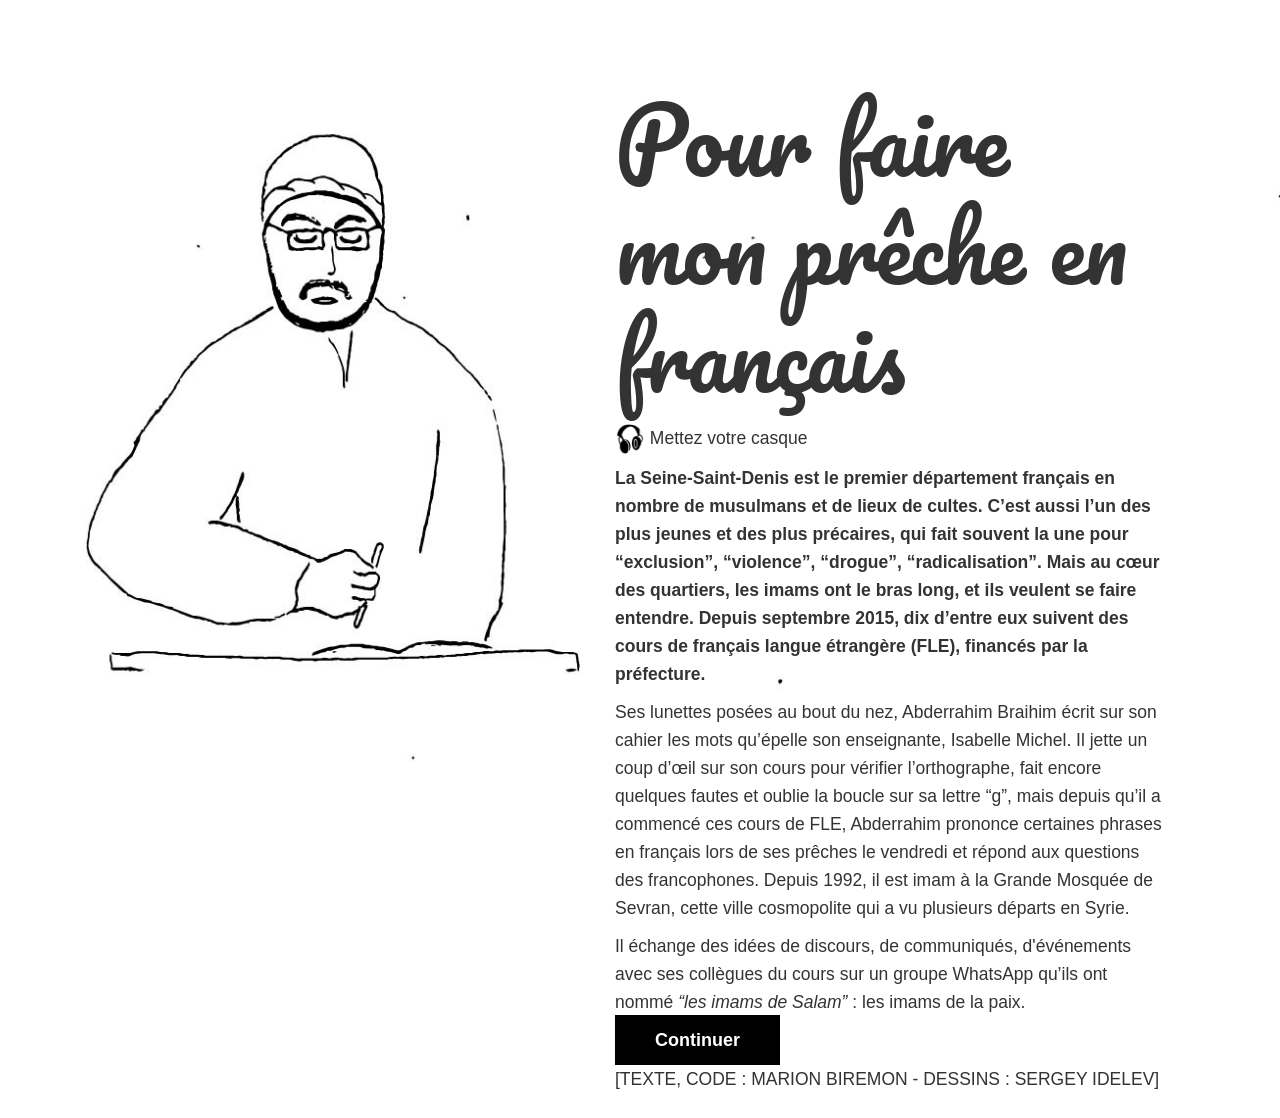
<file: index.html>
<!DOCTYPE html>
<html lang="fr">

<head>
    <meta charset="utf-8">
    <meta http-equiv="X-UA-Compatible" content="IE=edge">
    <meta name="viewport" content="width=device-width, initial-scale=1">
   
    <title>PFE Imams</title>
   
    <link href="./vendor/bootstrap/dist/css/bootstrap.min.css" rel="stylesheet">
    
    <link href='https://cdn.knightlab.com/libs/soundcite/latest/css/player.css' rel='stylesheet' type='text/css'>
   
    <link href="https://fonts.googleapis.com/css?family=Pacifico" rel="stylesheet">

    <link href="./css/styles.css" rel="stylesheet">

</head>

<body class="intro">
    <main>

<div class="middle">
    <div class="main">
        <div class="intro">

   <div class="container">

        <div class="row">

                <div class="col-sm-6 col-xs-12">

                <div class="visible-xs">

                <img src="image1.jpg"  class="img-responsive" max-width="100%">

                </div>

                </div>

                <div class="col-sm-6 col-xs-12">

    

          <div class="chapterintro"><h2>Pour faire mon prêche en français</h2></div>
     
            
          
          <div class="casque"> 
           <p> <img src="casque.png" width="30" />  Mettez votre casque </p> 
          </div>



            <p><b>La Seine-Saint-Denis est le premier département français en nombre de musulmans et de lieux de cultes. C’est aussi l’un des plus jeunes et des plus précaires, qui fait souvent la une pour “exclusion”, “violence”, “drogue”, “radicalisation”. Mais au cœur des quartiers, les imams ont le bras long, et ils veulent se faire entendre. Depuis septembre 2015, dix d’entre eux suivent des cours de français langue étrangère (FLE), financés par la préfecture.</b> </p>
            
           <p> Ses lunettes posées au bout du nez, Abderrahim Braihim écrit sur son cahier les mots qu’épelle son enseignante, Isabelle Michel. Il jette un coup d’œil sur son cours pour vérifier l’orthographe, fait encore quelques fautes et oublie la boucle sur sa lettre “g”, mais depuis qu’il a commencé ces cours de FLE, Abderrahim prononce certaines phrases en français lors de ses prêches le vendredi et répond aux questions des francophones. Depuis 1992, il est imam à la Grande Mosquée de Sevran, cette ville cosmopolite qui a vu plusieurs départs en Syrie. </p>

           <p>Il échange des idées de discours, de communiqués, d'événements avec ses collègues du cours sur un groupe WhatsApp qu’ils ont nommé <i>“les imams de Salam”</i> : les imams de la paix.</p>


    
   


            <p> <a href="./chapitre1.html" class="button">Continuer</a> </p>
            
            <p> [TEXTE, CODE : MARION BIREMON - DESSINS : SERGEY IDELEV] </p>            
            </div>
            </div>
            
        </div>
        </div>
        </div>
      
    

    </main>
    <!-- jQuery (necessary for Bootstrap's JavaScript plugins) -->
    <script src="./vendor/jquery/dist/jquery.min.js"></script>
    <!--     Include all compiled plugins (below), or include individual files as needed -->
    <script src="./vendor/bootstrap/dist/js/bootstrap.min.js"></script>

    <script type="text/javascript" src="https://cdn.knightlab.com/libs/soundcite/latest/js/soundcite.min.js"></script>
    <!-- Custom -->
    <script src="./js/main.js"></script>
</body>

</html>
</file>
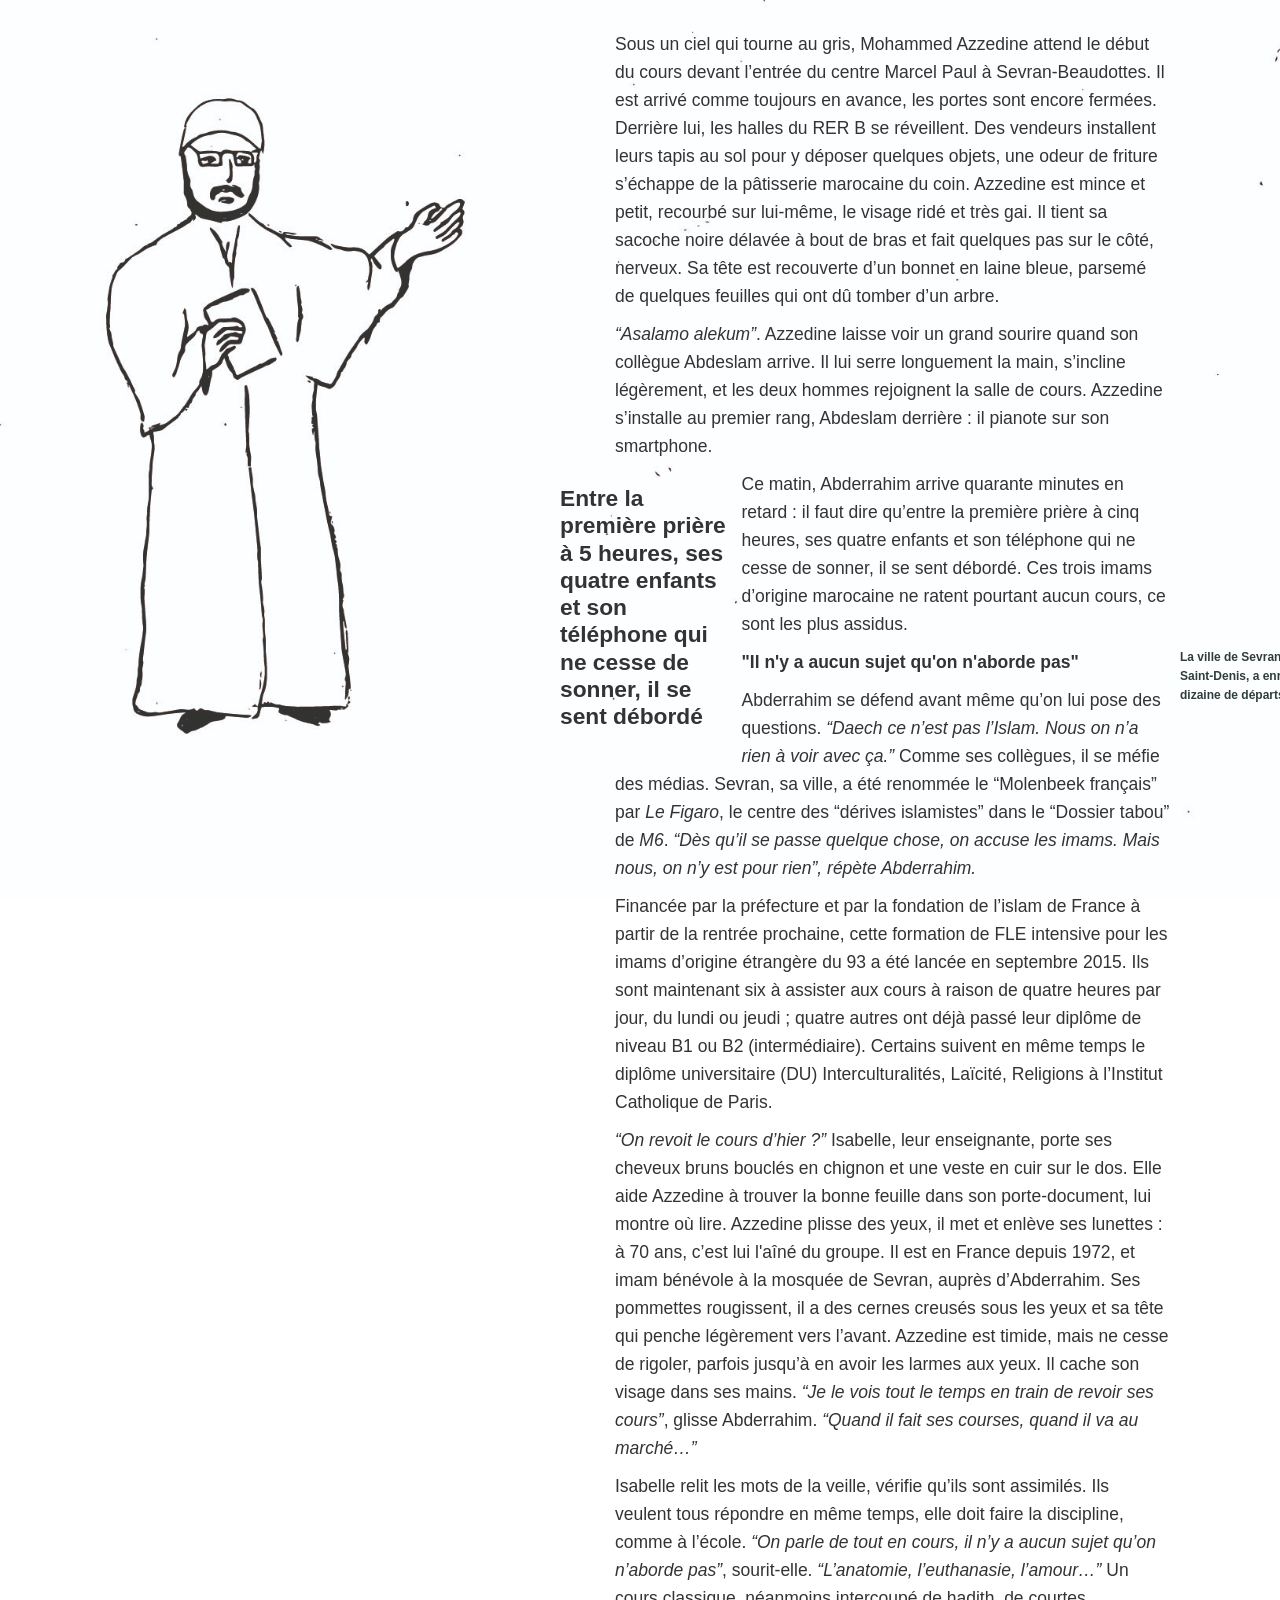
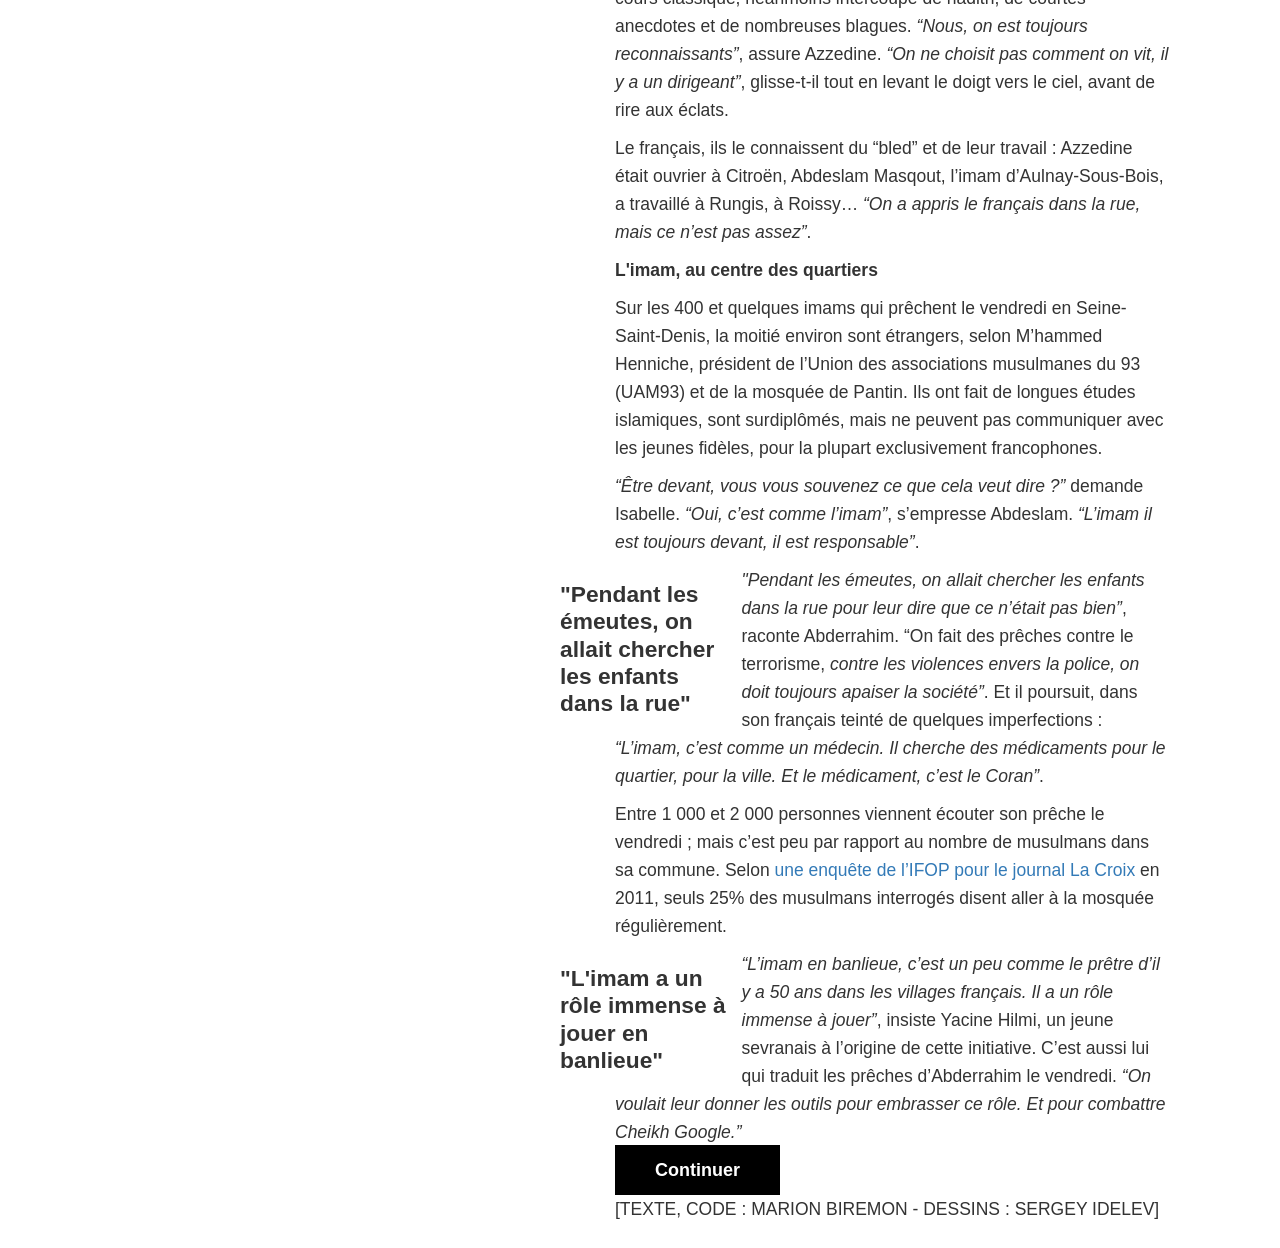
<file: chapitre1.html>
<!DOCTYPE html>
<html lang="fr">

<head>
    <meta charset="utf-8">
    <meta http-equiv="X-UA-Compatible" content="IE=edge">
    <meta name="viewport" content="width=device-width, initial-scale=1">
   
    <title>PFE Imams</title>
   
    <link href="./vendor/bootstrap/dist/css/bootstrap.min.css" rel="stylesheet">
    
       <link href='https://cdn.knightlab.com/libs/soundcite/latest/css/player.css' rel='stylesheet' type='text/css'><script type='text/javascript' src='https://cdn.knightlab.com/libs/soundcite/latest/js/soundcite.min.js'></script>

    <link href="https://fonts.googleapis.com/css?family=Amatic+SC" rel="stylesheet">  

    <link href="./css/styles.css" rel="stylesheet">


</head>

<body class="chapitre1">
    <main>
     <div class="header" id="backtotop">
     </div>
    <div class="middle">
        <div class="main">
        <div class="chapitre1">

         <div class="container">

        <div class="row">

                <div class="col-sm-6 col-xs-12">

                <div class="visible-xs">

                <img src="image2.jpg"  class="img-responsive" max-width="100%">

                </div>

                </div>

                <div class="col-sm-6 col-xs-12">

           <p>Sous un ciel qui tourne au gris, Mohammed Azzedine attend le début du cours devant l’entrée du centre Marcel Paul à <span class="soundcite" data-id="321270395" data-start="0" data-end="23930" data-plays="1">Sevran-Beaudottes</span>. Il est arrivé comme toujours en avance, les portes sont encore fermées. Derrière lui, <span class="soundcite" data-id="321273883" data-start="0" data-end="20638" data-plays="1">les halles du RER B se réveillent</span>. Des vendeurs installent leurs tapis au sol pour y déposer quelques objets, une odeur de friture s’échappe de la pâtisserie marocaine du coin. Azzedine est mince et petit, recourbé sur lui-même, le visage ridé et très gai. Il tient sa sacoche noire délavée à bout de bras et fait quelques pas sur le côté, nerveux. Sa tête est recouverte d’un bonnet en laine bleue, parsemé de quelques feuilles qui ont dû tomber d’un arbre. </p>

                    <p><i>“Asalamo alekum”</i>. Azzedine laisse voir un grand sourire quand son collègue Abdeslam arrive. Il lui serre longuement la main, s’incline légèrement, et les deux hommes rejoignent la salle de cours. Azzedine s’installe au premier rang, Abdeslam derrière : il pianote sur son smartphone.</p>  

            <p class="encadre">Entre la première prière à 5 heures, ses quatre enfants et son téléphone qui ne cesse de sonner, il se sent débordé</p>

           <p>Ce matin, Abderrahim arrive quarante minutes en retard : il faut dire qu’entre la première prière à cinq heures, ses quatre enfants et son téléphone qui ne cesse de sonner, il se sent débordé. Ces trois imams d’origine marocaine ne ratent pourtant aucun cours, ce sont les plus assidus.</p>

             <div class="with-side">

            <div class="info hid" id="info1">
                La ville de Sevran, en Seine-Saint-Denis, a enregistré une dizaine de départs en Syrie</a>
            </div> </div>

            <p><b> "Il n'y a aucun sujet qu'on n'aborde pas"</b></p>
            
            <p>Abderrahim se défend avant même qu’on lui pose des questions. <i>“Daech ce n’est pas l’Islam. Nous on n’a rien à voir avec ça.”</i> Comme ses collègues, il se méfie des médias. Sevran, sa ville, a été renommée le “Molenbeek français” par <i>Le Figaro</i>, le centre des “dérives islamistes” dans le “Dossier tabou” de <i>M6</i>. <i>“Dès qu’il se passe quelque chose, on accuse les imams. Mais nous, on n’y est pour rien”, répète Abderrahim.</i></p> 

           <p>Financée par la préfecture et par la fondation de l’islam de France à partir de la rentrée prochaine, cette formation de FLE intensive pour les imams d’origine étrangère du 93 a été lancée en septembre 2015. Ils sont maintenant six à assister aux cours à raison de quatre heures par jour, du lundi ou jeudi ; quatre autres ont déjà passé leur diplôme de niveau B1 ou B2 (intermédiaire). Certains suivent en même temps le diplôme universitaire (DU) Interculturalités, Laïcité, Religions à l’Institut Catholique de Paris. </p>

            <p><i>“On revoit le cours d’hier ?”</i> Isabelle, leur enseignante, porte ses cheveux bruns bouclés en chignon et une veste en cuir sur le dos. Elle aide Azzedine à trouver la bonne feuille dans son porte-document, lui montre où lire. Azzedine plisse des yeux, il met et enlève ses lunettes : à 70 ans, c’est lui l'aîné du groupe. Il est en France depuis 1972, et imam bénévole à la mosquée de Sevran, auprès d’Abderrahim. Ses pommettes rougissent, il a des cernes creusés sous les yeux et sa tête qui penche légèrement vers l’avant. Azzedine est timide, mais ne cesse de rigoler, parfois jusqu’à en avoir les larmes aux yeux. Il cache son visage dans ses mains. <i>“Je le vois tout le temps en train de revoir ses cours”</i>, glisse Abderrahim. <i>“Quand il fait ses courses, quand il va au marché…”</i></p>

              <div class="with-side">

            <div class="info hid" id="info2">
                Dans la tradition islamique, le hadith est le recueil des actes et des paroles du prophète Mohamet</a>
            </div>
                 </div>

           <p>Isabelle relit les mots de la veille, <span class="soundcite" data-id="321274740" data-start="0" data-end="41747" data-plays="1">vérifie qu’ils sont assimilés</span>. Ils veulent tous répondre en même temps, elle doit faire la discipline, comme à l’école. <i>“On parle de tout en cours, il n’y a aucun sujet qu’on n’aborde pas”</i>, sourit-elle. <i>“L’anatomie, l’euthanasie, l’amour…”</i> Un cours classique, néanmoins intercoupé de hadith, de courtes anecdotes et de nombreuses blagues. <i>“Nous, on est toujours reconnaissants”</i>, assure Azzedine. <i>“On ne choisit pas comment on vit, il y a un dirigeant”</i>, glisse-t-il tout en levant le doigt vers le ciel, avant de rire aux éclats. </p>

           <p>Le français, ils le connaissent du “bled” et de leur travail : Azzedine était ouvrier à Citroën, Abdeslam Masqout, l’imam d’Aulnay-Sous-Bois, a travaillé à Rungis, à Roissy… <i>“On a appris le français dans la rue, mais ce n’est pas assez”</i>. </p>

              <div class="with-side">
              <div class="info hid" id="info3">
                Il existe trois types d'imams dans les mosquées : ceux qui font les cinq prières, ceux qui font les prêches du vendredi et ceux qui dirigent les prières du Ramadan. Ces derniers viennent en grande partie de l'étranger, car ils doivent être capables de réciter le Coran d'un bout à l'autre dans une voix chantante</a>
            </div>
            </div>
            
            <p><b>L'imam, au centre des quartiers</b></p>

           <p>Sur les 400 et quelques imams qui prêchent le vendredi en Seine-Saint-Denis, la moitié environ sont étrangers, selon M’hammed Henniche, président de l’Union des associations musulmanes du 93 (UAM93) et de la mosquée de Pantin. Ils ont fait de longues études islamiques, sont surdiplômés, mais ne peuvent pas communiquer avec les jeunes fidèles, pour la plupart exclusivement francophones.</p> 

            <p><i>“Être devant, vous vous souvenez ce que cela veut dire ?”</i> demande Isabelle. <i>“Oui, c’est comme l’imam”</i>, s’empresse Abdeslam. <i>“L’imam il est toujours devant, il est responsable”</i>.</p>

             <p class="encadre">"Pendant les émeutes, on allait chercher les enfants dans la rue"</p>

             <p><i>"Pendant les émeutes, on allait chercher les enfants dans la rue pour leur dire que ce n’était pas bien”</i>, raconte Abderrahim. “<span class="soundcite" data-id="321274246" data-start="0" data-end="49689" data-plays="1">On fait des prêches contre le terrorisme</span>, <i>contre les violences envers la police, on doit toujours apaiser la société”</i>. Et il poursuit, dans son français teinté de quelques imperfections : <i>“L’imam, c’est comme un médecin. Il cherche des médicaments pour le quartier, pour la ville. Et le médicament, c’est le Coran”</i>.</p>

                <div class="with-side">
                <div class="info hid" id="info3">
                La France compte environ 2 400 lieux de cultes musulmans, et 40 000 églises</a>
            </div>
            </div>

           <p>Entre 1 000 et 2 000 personnes viennent écouter son prêche le vendredi ; mais c’est peu par rapport au nombre de musulmans dans sa commune. Selon <a href="http://www.ifop.com/media/pressdocument/343-1-document_file.pdf"> une enquête de l’IFOP pour le journal La Croix</a> en 2011, seuls 25% des musulmans interrogés disent aller à la mosquée régulièrement.</p>

             <p class="encadre">"L'imam a un rôle immense à jouer en banlieue"</p>

           <p><i>“L’imam en banlieue, c’est un peu comme le prêtre d’il y a 50 ans dans les villages français. Il a un rôle immense à jouer”</i>, insiste Yacine Hilmi, un jeune sevranais à l’origine de cette initiative. C’est aussi lui qui traduit les prêches d’Abderrahim le vendredi. <i>“On voulait leur donner les outils pour embrasser ce rôle. Et pour combattre Cheikh Google.”</i></p>


            

            <p> <a href="./chapitre2.html" class="button">Continuer</a> </p>
            
            <p> [TEXTE, CODE : MARION BIREMON - DESSINS : SERGEY IDELEV] </p>
            
            
            </div>
            </div>
        </div>
        </div>
    </div>
    <div class="footer hidden-xs">
        <p> <a href="#backtotop" class="smooth-scroll"><img src="backtotop.png" width=50></a> </p>       
    </div>
    </main>
    <!-- jQuery (necessary for Bootstrap's JavaScript plugins) -->
    <script src="./vendor/jquery/dist/jquery.min.js"></script>
    <!--     Include all compiled plugins (below), or include individual files as needed -->
    <script src="./vendor/bootstrap/dist/js/bootstrap.min.js"></script>
    <!-- Custom -->
    <script src="./js/main.js"></script>




</body>

</html>
</file>
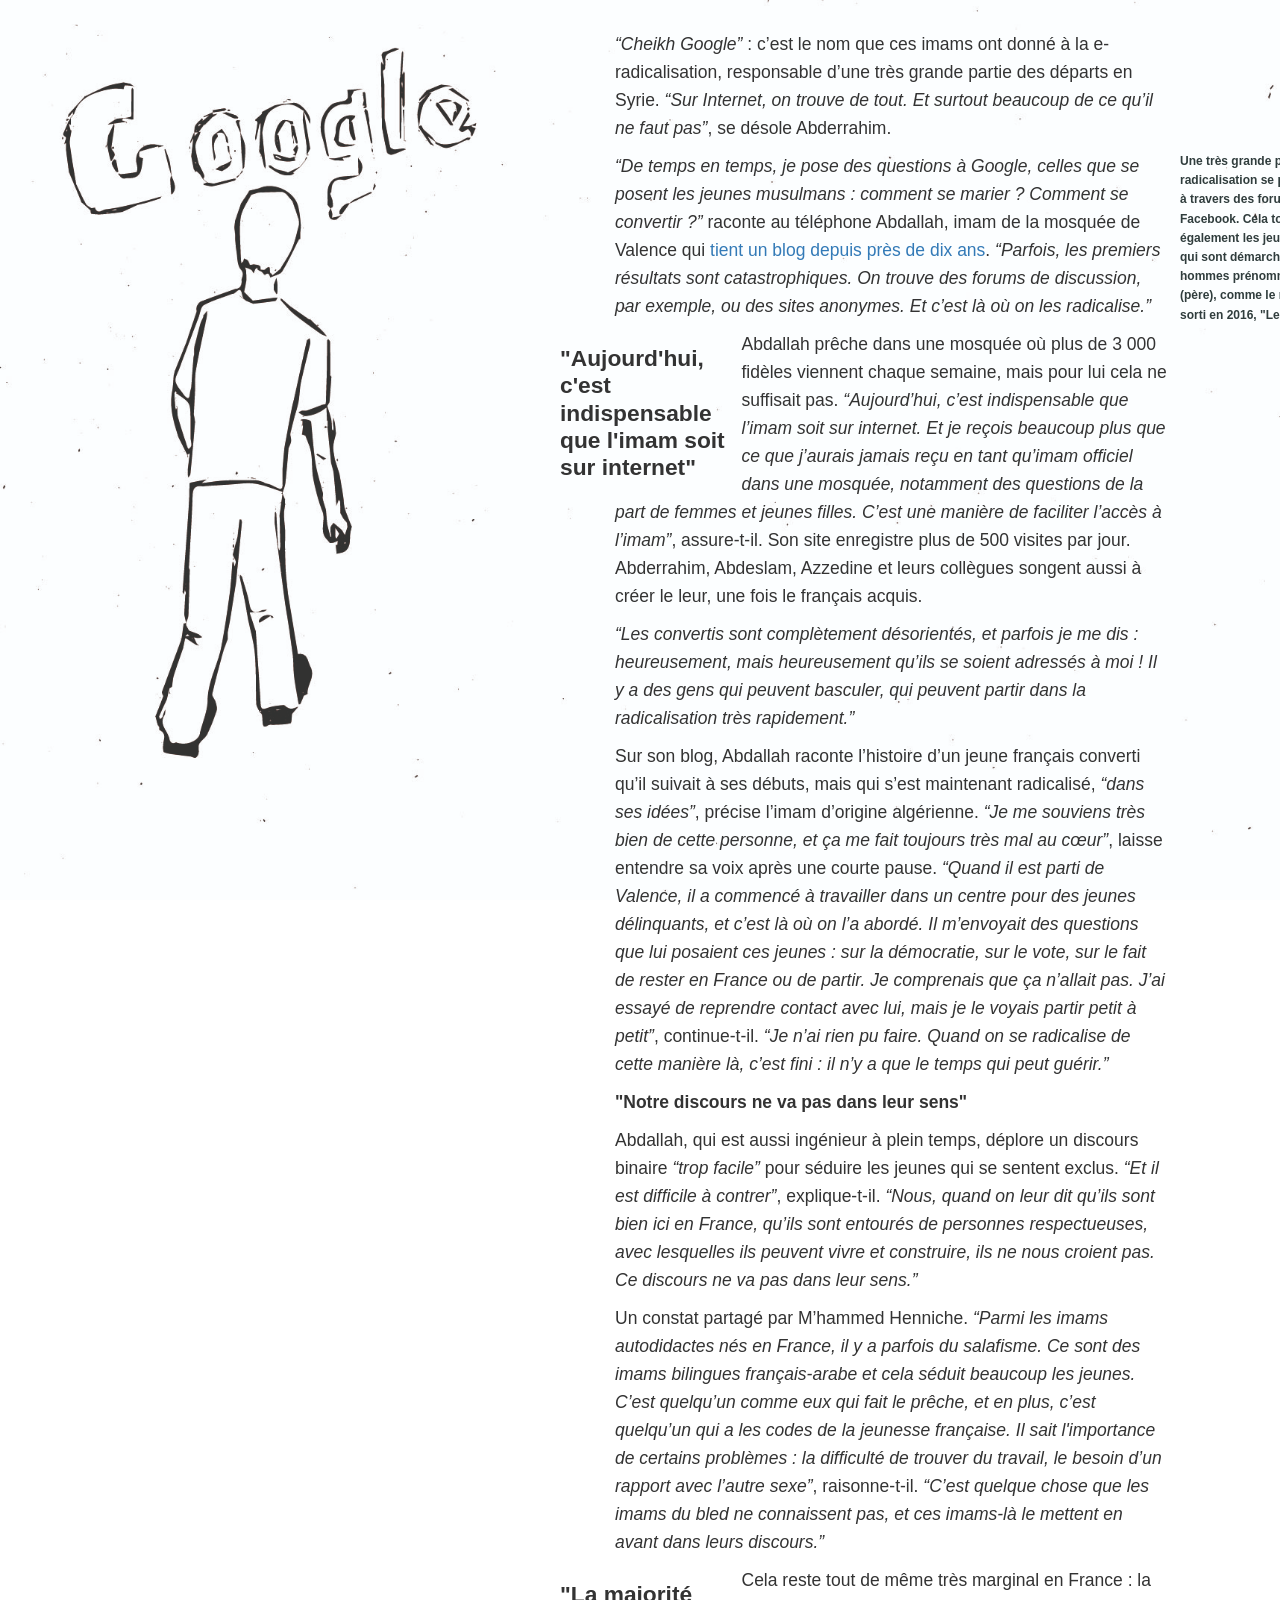
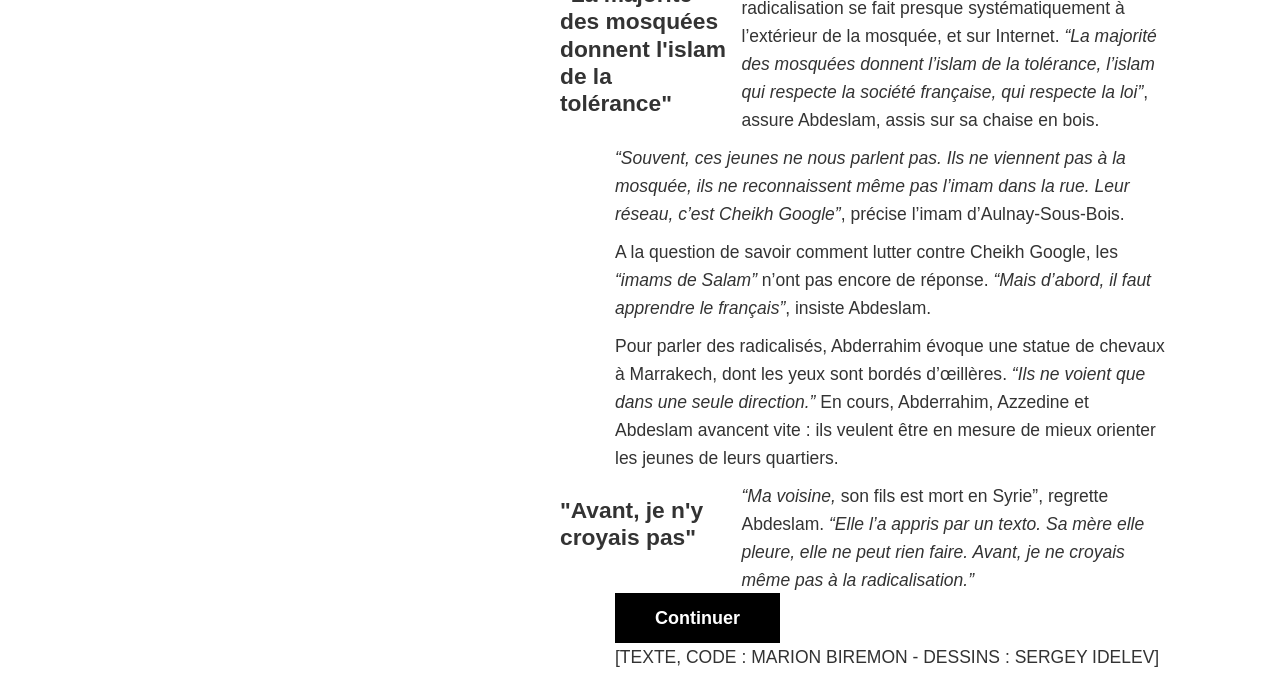
<file: chapitre2.html>
<!DOCTYPE html>
<html lang="fr">

<head>
    <meta charset="utf-8">
    <meta http-equiv="X-UA-Compatible" content="IE=edge">
    <meta name="viewport" content="width=device-width, initial-scale=1">
   
    <title>PFE Imams</title>
   
    <link href="./vendor/bootstrap/dist/css/bootstrap.min.css" rel="stylesheet">
    
       <link href='https://cdn.knightlab.com/libs/soundcite/latest/css/player.css' rel='stylesheet' type='text/css'><script type='text/javascript' src='https://cdn.knightlab.com/libs/soundcite/latest/js/soundcite.min.js'></script>
   
    <link href="https://fonts.googleapis.com/css?family=Amatic+SC" rel="stylesheet">  

    <link href="./css/styles.css" rel="stylesheet">

</head>

<body class="chapitre2">
    <main>
     <div class="header" id="backtotop">
     </div>
    <div class="middle">
        <div class="main">
        <div class="chapitre2">

         <div class="container">

        <div class="row">

                <div class="col-sm-6 col-xs-12">

                <div class="visible-xs">

                <img src="image3.jpg"  class="img-responsive" max-width="100%">

                </div>

                </div>

                <div class="col-sm-6 col-xs-12">


                <p><i>“Cheikh Google”</i> : c’est le nom que ces imams ont donné à la e-radicalisation, responsable d’une très grande partie des départs en Syrie. <i>“Sur Internet, on trouve de tout. Et surtout beaucoup de ce qu’il ne faut pas”</i>, se désole Abderrahim.</p>

           <div class="with-side">

            <div class="info hid" id="info1">
               Une très grande partie de la radicalisation se passe en ligne, à travers des forums, Youtube ou Facebook. Cela touche également les jeunes femmes qui sont démarchées par des hommes prénommés "Abu" (père), comme le raconte le film sorti en 2016, "Le ciel attendra"</a>
            </div>
            </div>

           <p><i>“De temps en temps, je pose des questions à Google, celles que se posent les jeunes musulmans : comment se marier  ? Comment se convertir ?”</i> raconte au téléphone Abdallah, imam de la mosquée de Valence qui <a href="http://www.imamabdallah.com/">tient un blog depuis près de dix ans</a>. <i>“Parfois, les premiers résultats sont catastrophiques. On trouve des forums de discussion, par exemple, ou des sites anonymes. Et c’est là où on les radicalise.”</i></p>

           <p class="encadre">"Aujourd'hui, c'est indispensable que l'imam soit sur internet"</p>

           <p>Abdallah prêche dans une mosquée où plus de 3 000 fidèles viennent chaque semaine, mais pour lui cela ne suffisait pas. <i>“Aujourd’hui, c’est indispensable que l’imam soit sur internet. Et je reçois beaucoup plus que ce que j’aurais jamais reçu en tant qu’imam officiel dans une mosquée, notamment des questions de la part de femmes et jeunes filles. C’est une manière de faciliter l’accès à l’imam”</i>, assure-t-il. Son site enregistre plus de 500 visites par jour. Abderrahim, Abdeslam, Azzedine et leurs collègues songent aussi à créer le leur, une fois le français acquis.</p>

           <p><i>“Les convertis sont complètement désorientés, et parfois je me dis : heureusement, mais heureusement qu’ils se soient adressés à moi ! Il y a des gens qui peuvent basculer, qui peuvent partir dans la radicalisation très rapidement.”</i></p> 

           <p>Sur son blog, Abdallah raconte l’histoire d’un jeune français converti qu’il suivait à ses débuts, mais qui s’est maintenant radicalisé, <i>“dans ses idées”</i>, précise l’imam d’origine algérienne. <i>“Je me souviens très bien de cette personne, et ça me fait toujours très mal au cœur”</i>, laisse entendre sa voix après une courte pause. <i>“Quand il est parti de Valence, il a commencé à travailler dans un centre pour des jeunes délinquants, et c’est là où on l’a abordé. Il m’envoyait des questions que lui posaient ces jeunes : sur la démocratie, sur le vote, sur le fait de rester en France ou de partir. Je comprenais que ça n’allait pas. J’ai essayé de reprendre contact avec lui, mais je le voyais partir petit à petit”</i>, continue-t-il. <i>“Je n’ai rien pu faire. Quand on se radicalise de cette manière là, c’est fini : il n’y a que le temps qui peut guérir.”</i> </p>

            <p><b>"Notre discours ne va pas dans leur sens"</b></p>
            
            <p>Abdallah, qui est aussi ingénieur à plein temps, déplore un discours binaire <i>“trop facile”</i> pour séduire les jeunes qui se sentent exclus. <i>“Et il est difficile à contrer”</i>, explique-t-il. <i>“Nous, quand on leur dit qu’ils sont bien ici en France, qu’ils sont entourés de personnes respectueuses, avec lesquelles ils peuvent vivre et construire, ils ne nous croient pas. Ce discours ne va pas dans leur sens.”</i></p>

              <div class="with-side">

            <div class="info hid" id="info1">
               Le salafisme, du mot "salaf" (ancien), prône un retour à l'islam tel qu'il était pratiqué à l'époque du prophète. Parmi eux, une mouvance très minoritaire est djihadiste</a>
            </div>
            </div>

            <p>Un constat partagé par M’hammed Henniche. <i>“Parmi les imams autodidactes nés en France, il y a parfois du salafisme. Ce sont des imams bilingues français-arabe et cela séduit beaucoup les jeunes. C’est quelqu’un comme eux qui fait le prêche, et en plus, c’est quelqu’un qui a les codes de la jeunesse française. Il sait l'importance de certains problèmes : la difficulté de trouver du travail, le besoin d’un rapport avec l’autre sexe”</i>, raisonne-t-il. <i>“C’est quelque chose que les imams du bled ne connaissent pas, et ces imams-là le mettent en avant dans leurs discours.”</i></p>

            <p class="encadre">"La majorité des mosquées donnent l'islam de la tolérance"</p>

            <p>Cela reste tout de même très marginal en France : la radicalisation se fait presque systématiquement à l’extérieur de la mosquée, et sur Internet. <i>“La majorité des mosquées donnent l’islam de la tolérance, l’islam qui respecte la société française, qui respecte la loi”</i>, assure Abdeslam, assis sur sa chaise en bois.</p>

            <p><i>“Souvent, ces jeunes ne nous parlent pas. Ils ne viennent pas à la mosquée, ils ne reconnaissent même pas l’imam dans la rue. Leur réseau, c’est Cheikh Google”</i>, précise l’imam d’Aulnay-Sous-Bois.</p>

            <p>A la question de savoir comment lutter contre Cheikh Google, les <i>“imams de Salam”</i> n’ont pas encore de réponse. <i>“Mais d’abord, il faut apprendre le français”</i>, insiste Abdeslam.</p>

            <p>Pour parler des radicalisés, Abderrahim évoque une statue de chevaux à Marrakech, <span class="soundcite" data-id="321275817" data-start="0" data-end="26411" data-plays="1">dont les yeux sont bordés d’œillères</span>. <i>“Ils ne voient que dans une seule direction.”</i> En cours, Abderrahim, Azzedine et Abdeslam avancent vite : ils veulent être en mesure de mieux orienter les jeunes de leurs quartiers.</p>

            <p class="encadre">"Avant, je n'y croyais pas"</p>

                <p><i>“Ma voisine,</i> <span class="soundcite" data-id="321275596" data-start="0" data-end="23302" data-plays="1">son fils est mort en Syrie</span>”, regrette Abdeslam. <i>“Elle l’a appris par un texto. Sa mère elle pleure, elle ne peut rien faire. Avant, je ne croyais même pas à la radicalisation.”</i></p> 
  

            <p> <a href="./chapitre3.html" class="button">Continuer</a> </p>
            
            <p> [TEXTE, CODE : MARION BIREMON - DESSINS : SERGEY IDELEV] </p>
             
            </div>
            </div>
            </div>
        </div>
        </div>
    </div>
    <div class="footer hidden-xs">
        <p> <a href="#backtotop" class="smooth-scroll"><img src="backtotop.png" width=50></a> </p>       
    </div>
    </main>
    <!-- jQuery (necessary for Bootstrap's JavaScript plugins) -->
    <script src="./vendor/jquery/dist/jquery.min.js"></script>
    <!--     Include all compiled plugins (below), or include individual files as needed -->
    <script src="./vendor/bootstrap/dist/js/bootstrap.min.js"></script>
    <!-- Custom -->
    <script src="./js/main.js"></script>




</body>

</html>
</file>
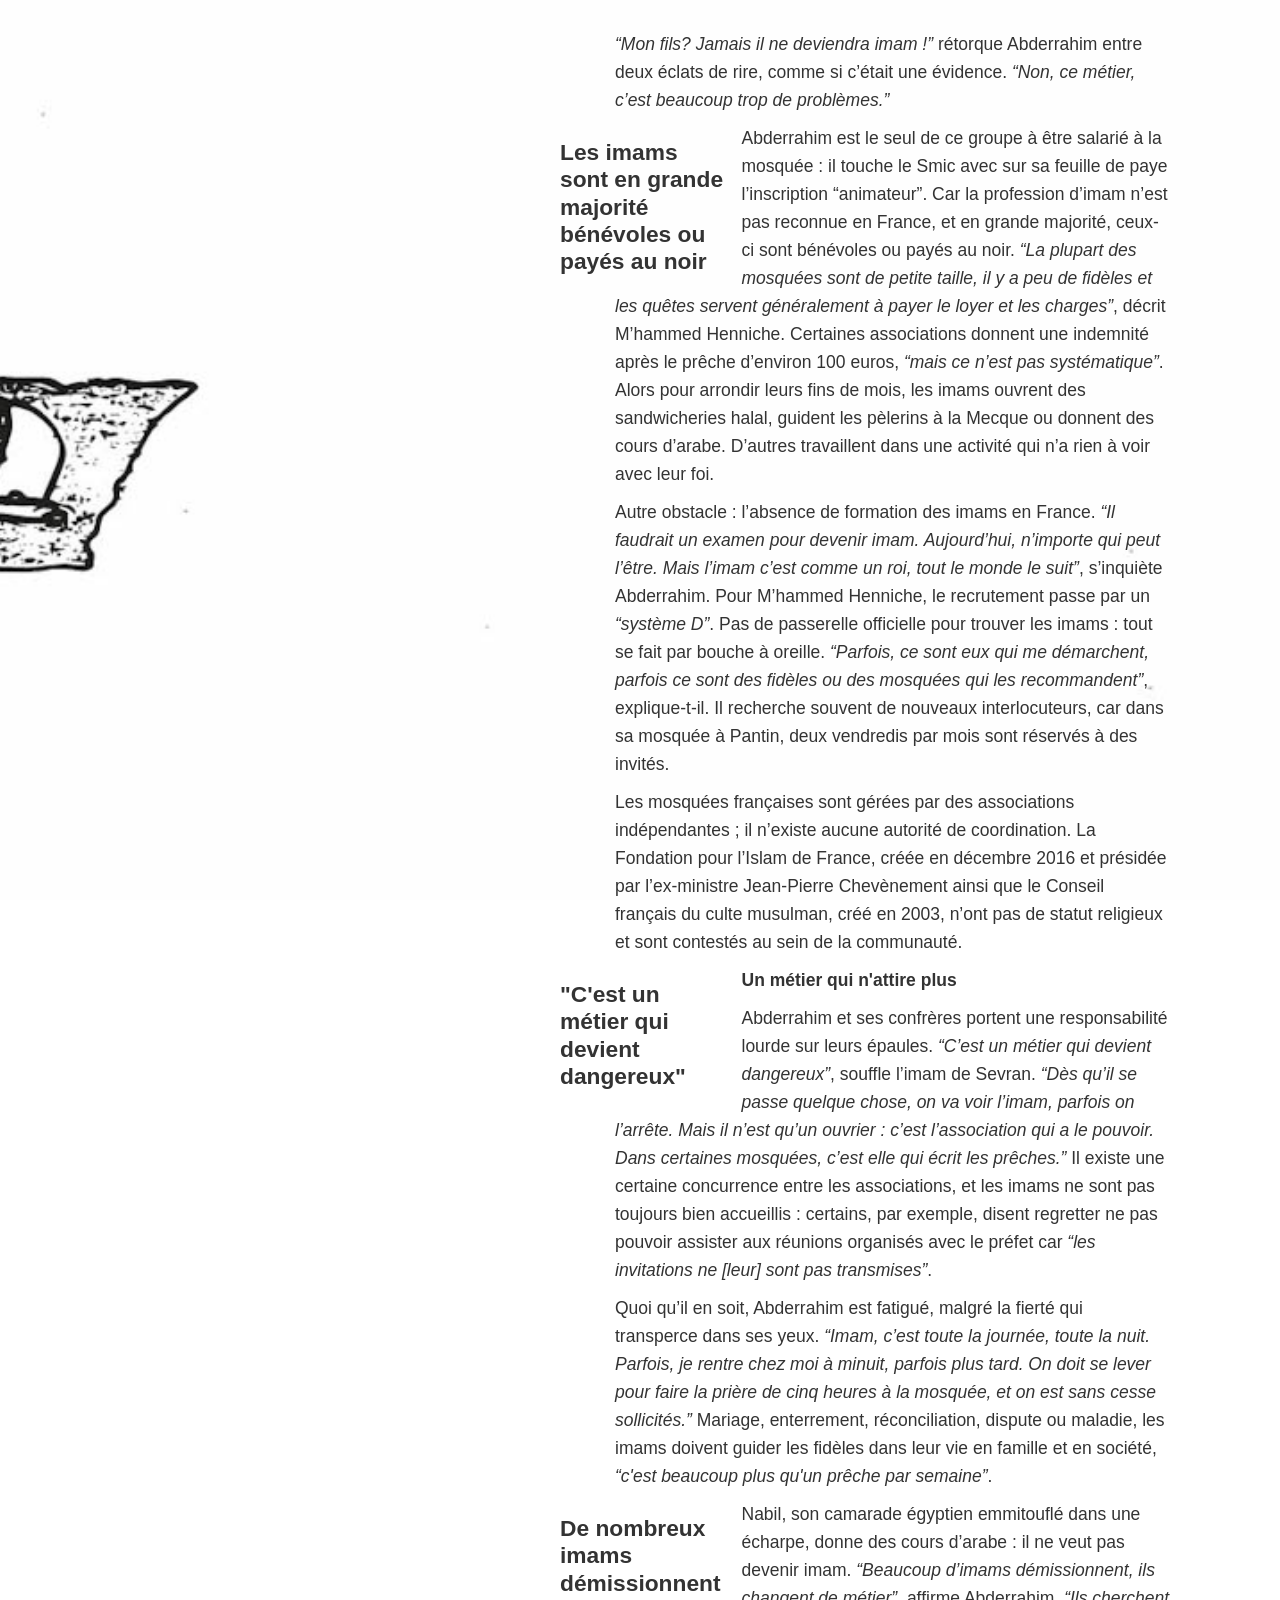
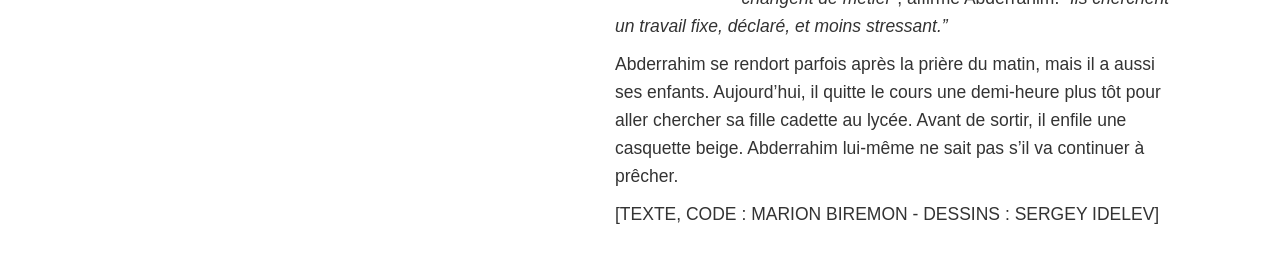
<file: chapitre3.html>
<!DOCTYPE html>
<html lang="fr">

<head>
    <meta charset="utf-8">
    <meta http-equiv="X-UA-Compatible" content="IE=edge">
    <meta name="viewport" content="width=device-width, initial-scale=1">
   
    <title>PFE Imams</title>
   
    <link href="./vendor/bootstrap/dist/css/bootstrap.min.css" rel="stylesheet">
    
       <link href='https://cdn.knightlab.com/libs/soundcite/latest/css/player.css' rel='stylesheet' type='text/css'><script type='text/javascript' src='https://cdn.knightlab.com/libs/soundcite/latest/js/soundcite.min.js'></script>
   
    <link href="https://fonts.googleapis.com/css?family=Amatic+SC" rel="stylesheet">  

    <link href="./css/styles.css" rel="stylesheet">

</head>

<body class="chapitre3">
    <main>
     <div class="header" id="backtotop">
     </div>
    <div class="middle">
        <div class="main">
        <div class="chapitre3">

         <div class="container">

        <div class="row">

                <div class="col-sm-6 col-xs-12">

                <div class="visible-xs">

                <img src="image4.jpg"  class="img-responsive" max-width="100%">

                </div>

                </div>

                <div class="col-sm-6 col-xs-12">


        
                    <p><i>“Mon fils? Jamais il ne deviendra imam !”</i> rétorque Abderrahim entre deux éclats de rire, comme si c’était une évidence. <i>“Non, ce métier, c’est beaucoup trop de problèmes.”</i> </p>

            <p class="encadre">Les imams sont en grande majorité bénévoles ou payés au noir</p>

            <p>Abderrahim est le seul de ce groupe à être salarié à la mosquée : il touche le Smic avec sur sa feuille de paye l’inscription “animateur”. Car la profession d’imam n’est pas reconnue en France, et en grande majorité, ceux-ci sont bénévoles ou payés au noir. <i>“La plupart des mosquées sont de petite taille, il y a peu de fidèles et les quêtes servent généralement à payer le loyer et les charges”</i>, décrit M’hammed Henniche. Certaines associations donnent une indemnité après le prêche d’environ 100 euros, <i>“mais ce n’est pas systématique”</i>. Alors pour arrondir leurs fins de mois, les imams ouvrent des sandwicheries halal, guident les pèlerins à la Mecque ou donnent des cours d’arabe. D’autres travaillent dans une activité qui n’a rien à voir avec leur foi.</p> 

            <p>Autre obstacle : l’absence de formation des imams en France. <i>“Il faudrait un examen pour devenir imam. Aujourd’hui, n’importe qui peut l’être. Mais l’imam c’est comme un roi, tout le monde le suit”</i>, s’inquiète Abderrahim. Pour M’hammed Henniche, le recrutement passe par un <i>“système D”</i>. Pas de passerelle officielle pour trouver les imams : tout se fait par bouche à oreille. <i>“Parfois, ce sont eux qui me démarchent, parfois ce sont des fidèles ou des mosquées qui les recommandent”</i>, explique-t-il. Il recherche souvent de nouveaux interlocuteurs, car dans sa mosquée à Pantin, deux vendredis par mois sont réservés à des invités.</p> 

            <p>Les mosquées françaises sont gérées par des associations indépendantes ;  il n’existe aucune autorité de coordination. La Fondation pour l’Islam de France, créée en décembre 2016 et présidée par l’ex-ministre Jean-Pierre Chevènement ainsi que le Conseil français du culte musulman, créé en 2003, n’ont pas de statut religieux et sont contestés au sein de la communauté.</p> 

             <p class="encadre">"C'est un métier qui devient dangereux"</p>
                
                <p><b>Un métier qui n'attire plus</b></p>

             <p>Abderrahim et ses confrères portent une responsabilité lourde sur leurs épaules. <i>“C’est un métier qui devient dangereux”</i>, souffle l’imam de Sevran. <i>“Dès qu’il se passe quelque chose, on va voir l’imam, parfois on l’arrête. Mais il n’est qu’un ouvrier : c’est l’association qui a le pouvoir. Dans certaines mosquées, c’est elle qui écrit les prêches.”</i> Il existe une certaine concurrence entre les associations, et les imams ne sont pas toujours bien accueillis : certains, par exemple, disent regretter ne pas pouvoir assister aux réunions organisés avec le préfet car <i>“les invitations ne [leur] sont pas transmises”</i>.</p> 

            <p>Quoi qu’il en soit, Abderrahim est fatigué, malgré la fierté qui transperce dans ses yeux. <i>“Imam, c’est toute la journée, toute la nuit. Parfois, je rentre chez moi à minuit, parfois plus tard. On doit se lever pour faire la prière de cinq heures à la mosquée, et on est sans cesse sollicités.”</i> Mariage, enterrement, réconciliation, dispute ou maladie, les imams doivent guider les fidèles dans leur vie en famille et en société, <i>“c'est beaucoup plus qu'un prêche par semaine”</i>.</p> 

              <p class="encadre">De nombreux imams démissionnent</p>

            <p>Nabil, son camarade égyptien emmitouflé dans une écharpe, donne des cours d’arabe : il ne veut pas devenir imam. <i>“Beaucoup d’imams démissionnent, ils changent de métier”</i>, affirme Abderrahim. <i>“Ils cherchent un travail fixe, déclaré, et moins stressant.”</i></p>

            <p>Abderrahim se rendort parfois après la prière du matin, mais il a aussi ses enfants. Aujourd’hui, il quitte le cours une demi-heure plus tôt pour aller chercher sa fille cadette au lycée. Avant de sortir, il enfile une casquette beige. Abderrahim lui-même ne sait pas <span class="soundcite" data-id="321275356" data-start="0" data-end="30512" data-plays="1">s’il va continuer à prêcher</span>.</p> 

           
           
            
            <p> [TEXTE, CODE : MARION BIREMON - DESSINS : SERGEY IDELEV] </p>
            
            </div>
            </div>
            </div>
        </div>
        </div>
    </div>
    <div class="footer hidden-xs">
        <p> <a href="#backtotop" class="smooth-scroll"><img src="backtotop.png" width=50></a> </p>       
    </div>
    </main>
    <!-- jQuery (necessary for Bootstrap's JavaScript plugins) -->
    <script src="./vendor/jquery/dist/jquery.min.js"></script>
    <!--     Include all compiled plugins (below), or include individual files as needed -->
    <script src="./vendor/bootstrap/dist/js/bootstrap.min.js"></script>
    <!-- Custom -->
    <script src="./js/main.js"></script>




</body>

</html>
</file>
<file: css/styles.css>
*{
    padding: 0;
    margin: 0;
}

html,body {
    width: 100%;
    overflow-x: hidden;
}

main {
    width: 100%;
    margin: auto;
}


h2{
    line-height: 1.2;
}

.button {
padding: 15px 40px;
background: black;
color: white;
font-weight: bold;
font-size: 18px;
}

.button:hover {
background: #570906;
color: #5EB6DD;
}

.intro {
    background: url(../image1.jpg) fixed right top;
    background-size: cover;
}

.chapitre1 {
     background: url(../image2.jpg) fixed right top;
    background-size: cover;
}

.chapitre2 {
     background: url(../image3.jpg) fixed right top;
    background-size: cover;
}

.chapitre3 {
     background: url(../image4.jpg) fixed right top;
    background-size: cover;
}

.header {
    padding : 5px;
    margin : 10px;
    margin-top: -45px;
    max-width: 940px;
}

.main {
    padding : 5px;
    margin : 10px;
    margin-right: 10%;
    font-size: 1.25em;
    line-height: 1.6;
    font-family: sans-serif;
    width: calc(100% - 300px);
}

.main > .chapter{
    margin-bottom: 15px;

}

.main .chapterintro > h2{
    margin-bottom: 15px;
     font-family: 'Pacifico', cursive;
    font-size: 90px;

}
.main .encadre{
    float:left;
    width:30%;
    font-size: 1.3em;
    line-height: 1.2;
    font-weight: bold;
    margin:15px;
    margin-left: -55px;
}


.intro .main {
    width: auto;
    max-width:800px;
}
.side {
    padding : 5px;
    margin : 10px;
    flex : 1;
}

.with-side {
    position: relative;
}

.with-side .info {
    position: absolute;
    left:100%;
    top:0;
    width: 200px;
    padding-left: 10px;
}

.info{
    font-size: 1.2rem;
    font-weight: bold;
    font-family: sans-serif;
    color: #303D3D;
    margin-bottom: 50px;
    transition: all 500ms linear;
    opacity: 1;
}
.info.hid {
    transform: translateX(100px);
    opacity: 0;
}

.footer {
    padding : 5px;
    margin : 10px;
    font-size: 1.1em;
    text-align: right;
    font-family: monospace;
    position: fixed; 
    bottom: 0;
    left: 0;
    right: 0;
    display: none;
}

.middle {
    display: flex;
    margin-top: 50px;
    margin-right: 50px;
}


.soundcite-loaded {
    border-radius: 0;
}

@media (max-width: 768px) {
    .footer {
        display: none;
    }
    .intro {
        background: none;
    }
    .chapitre1 {
        background: none;
    }
    .chapitre2 {
        background: none;
    }
     .chapitre3 {
        background: none;
    }
    .info{
        display: none;
    }

    .encadre{
        display: none;
    }

    .main{
        width:100%;
    }
    .middle{
        width:100%;
    }
}
</file>
